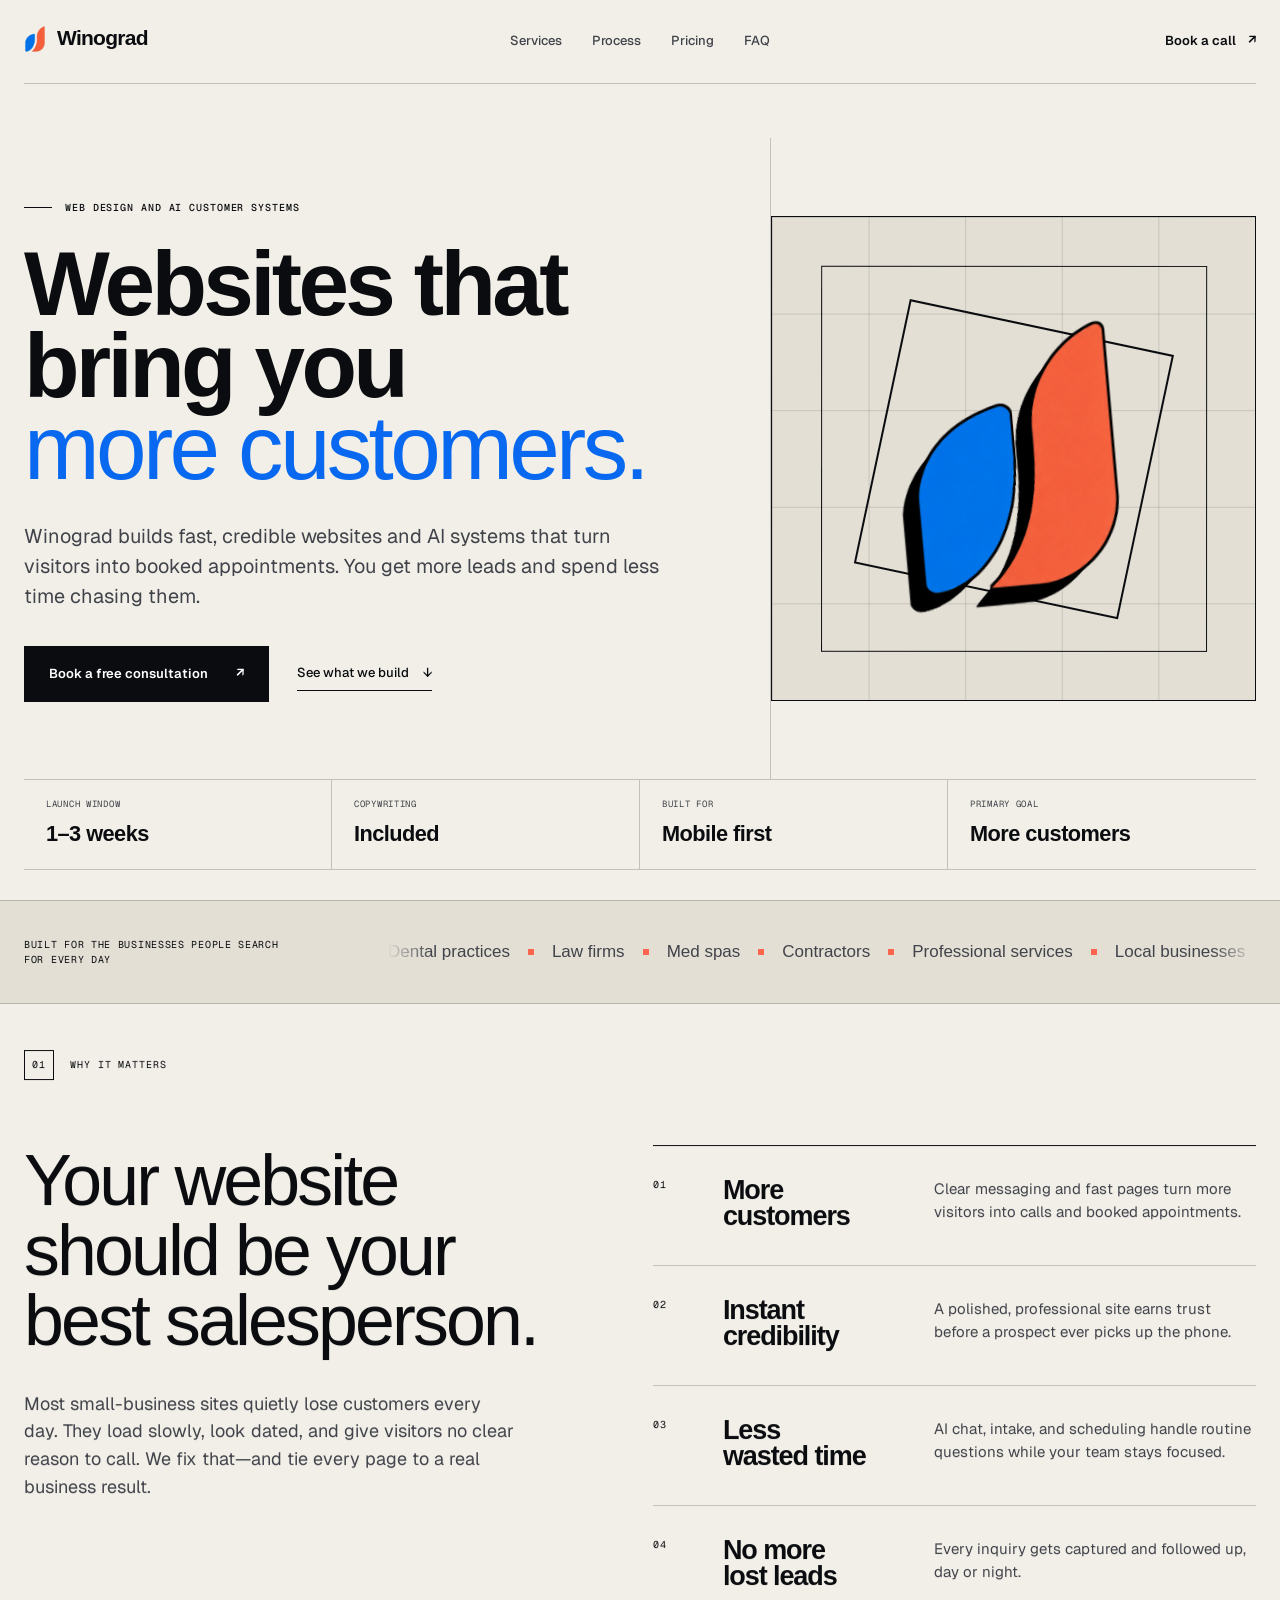
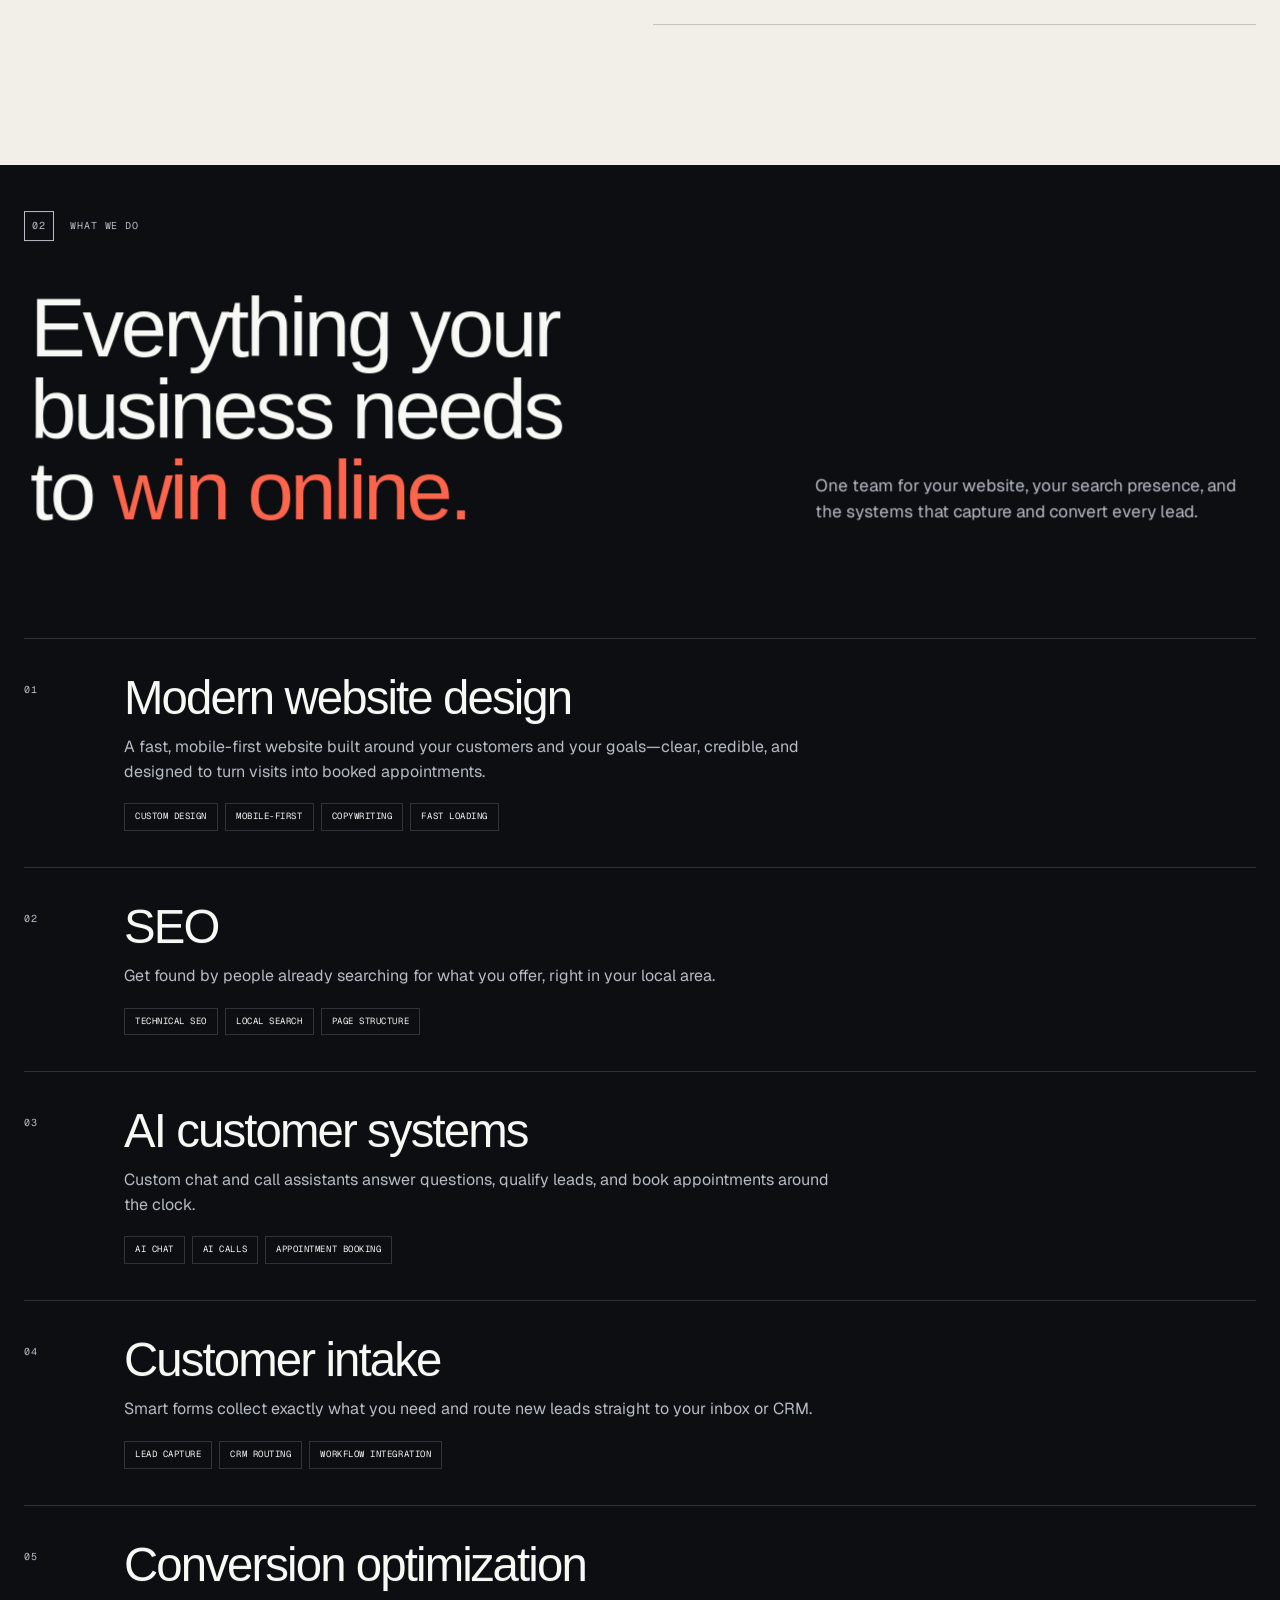
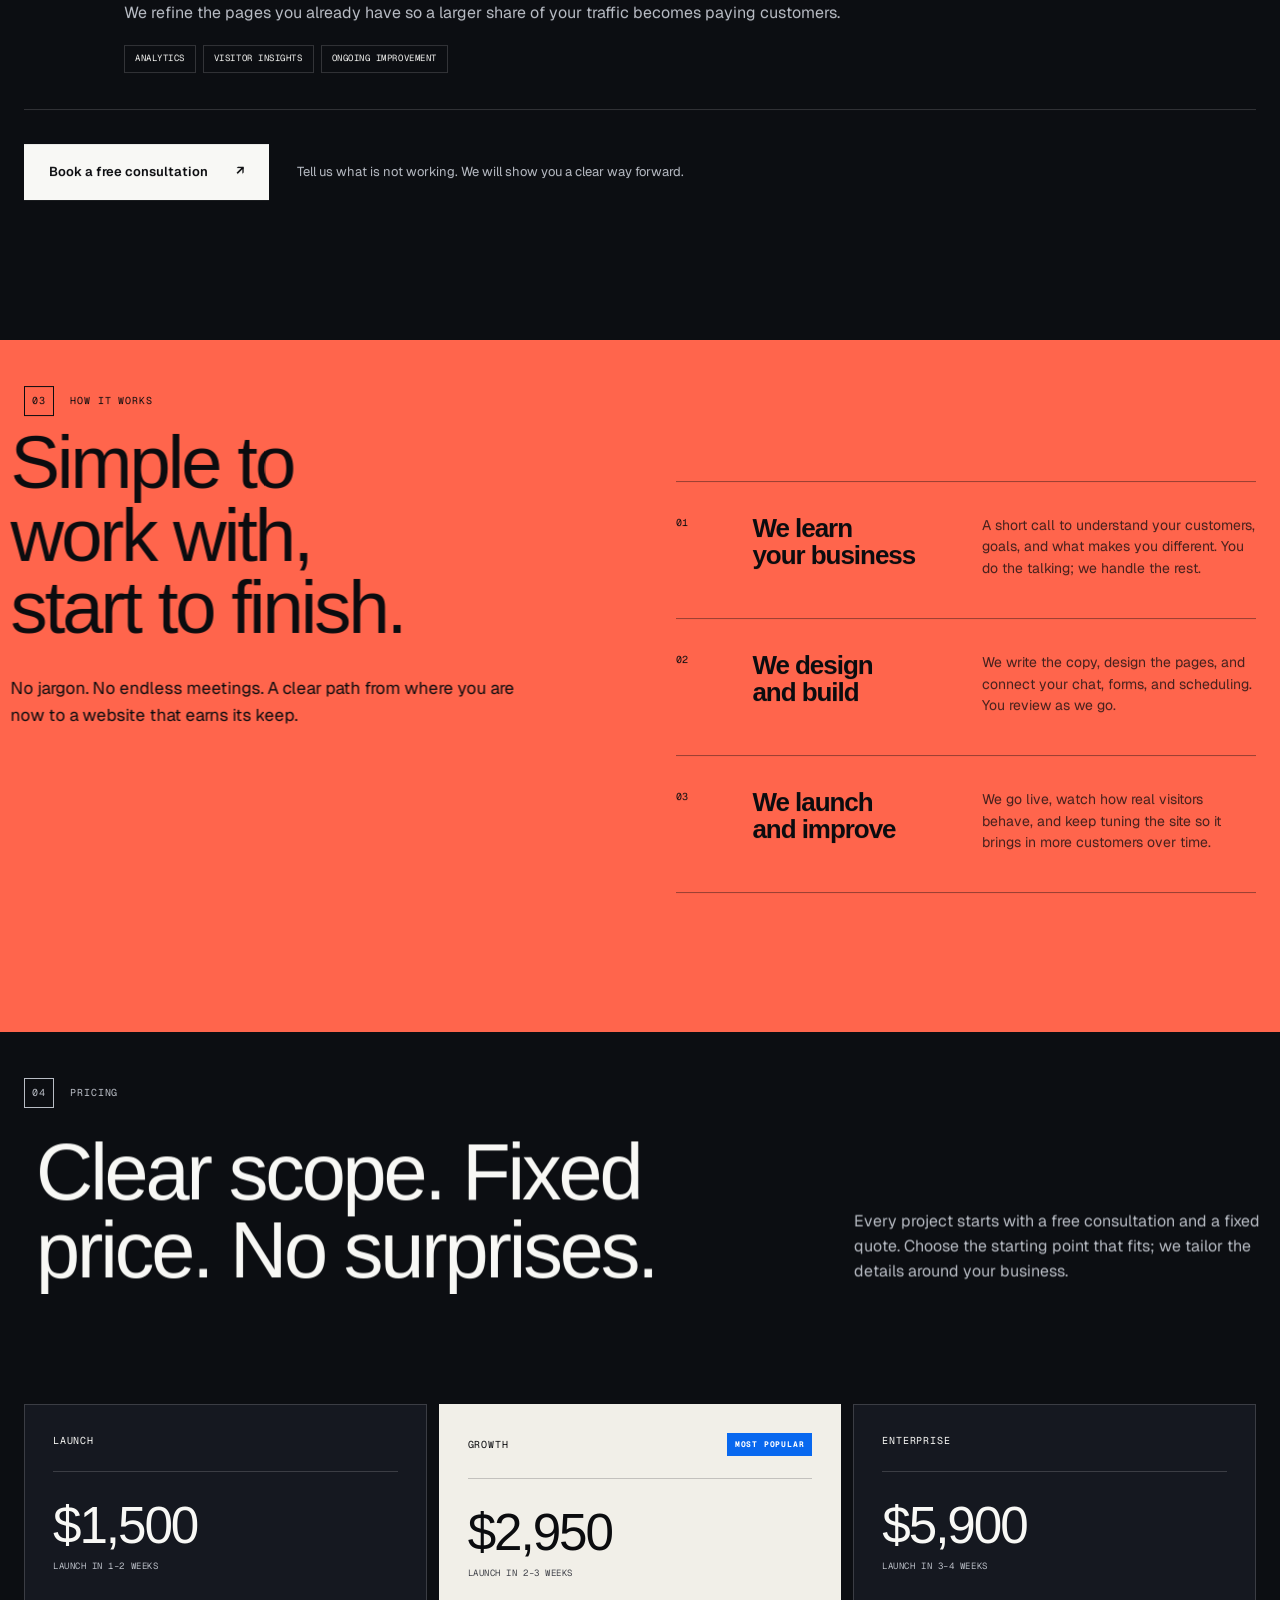
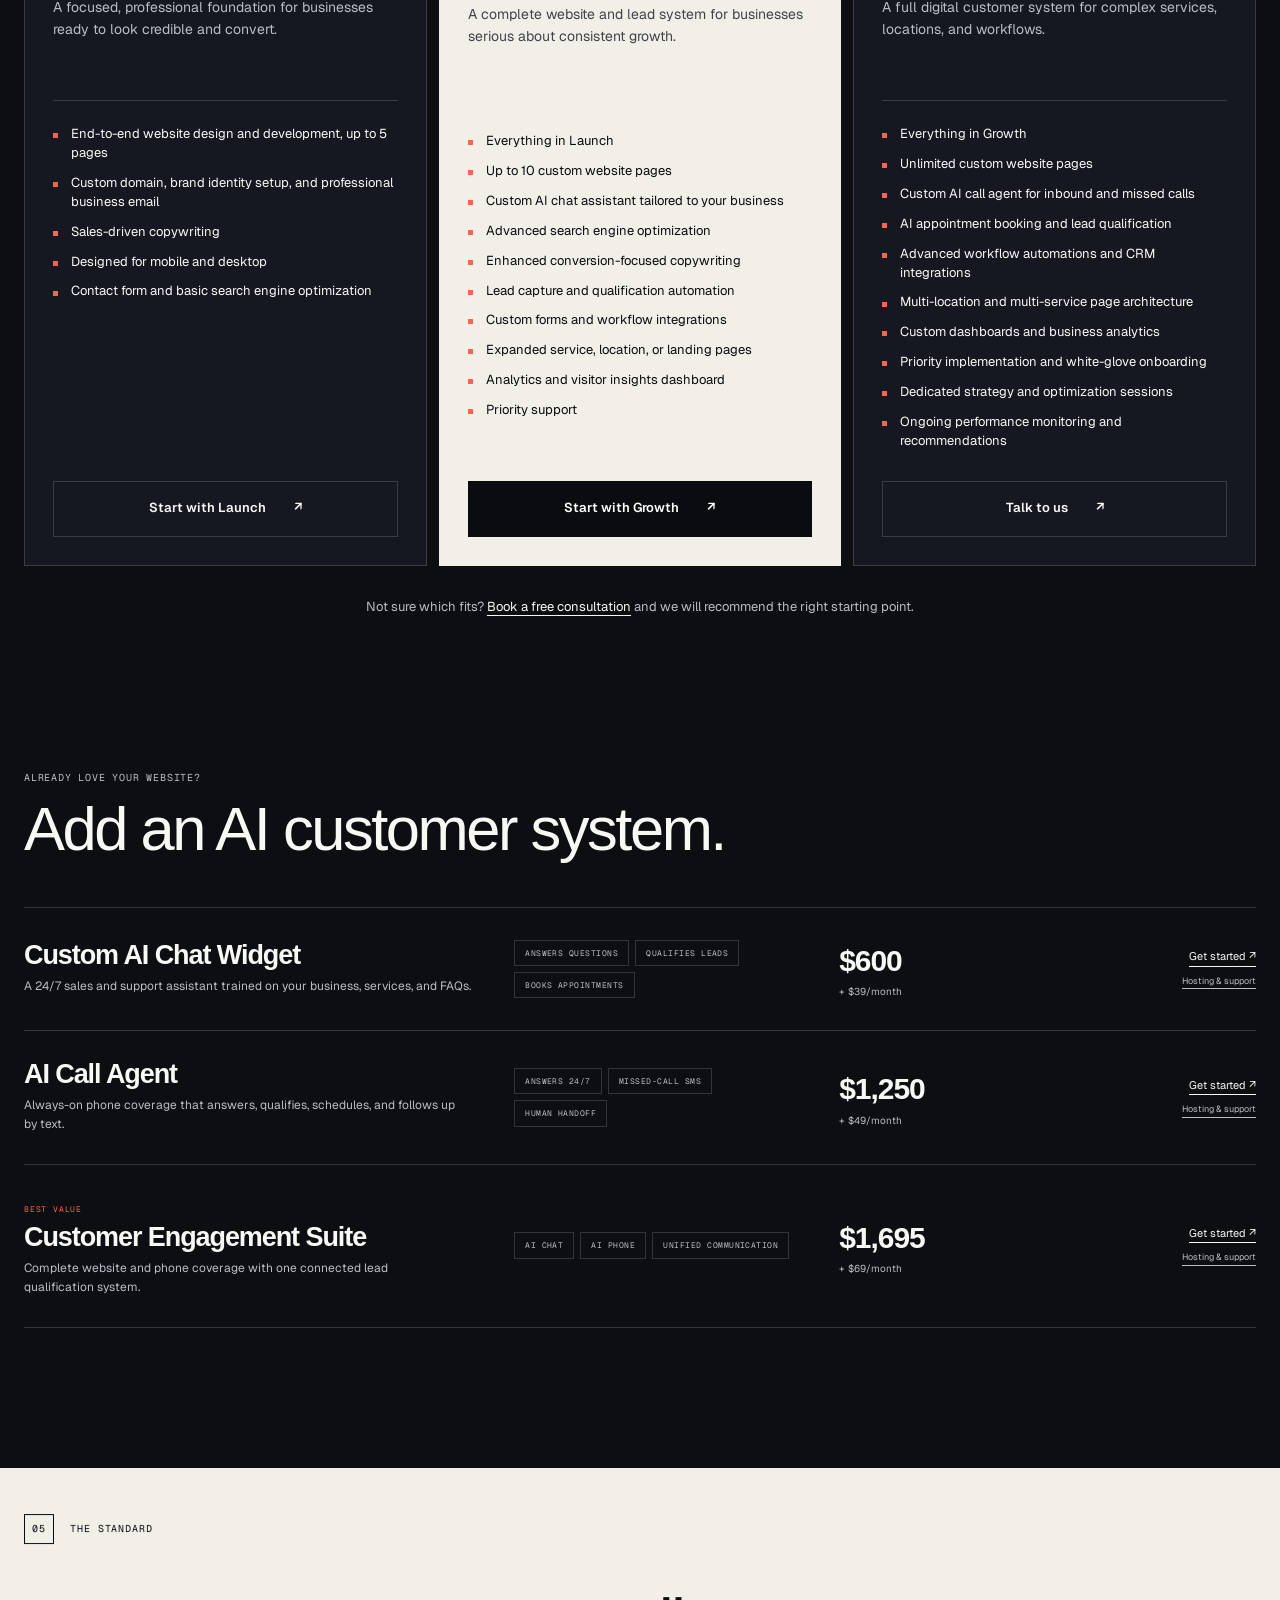
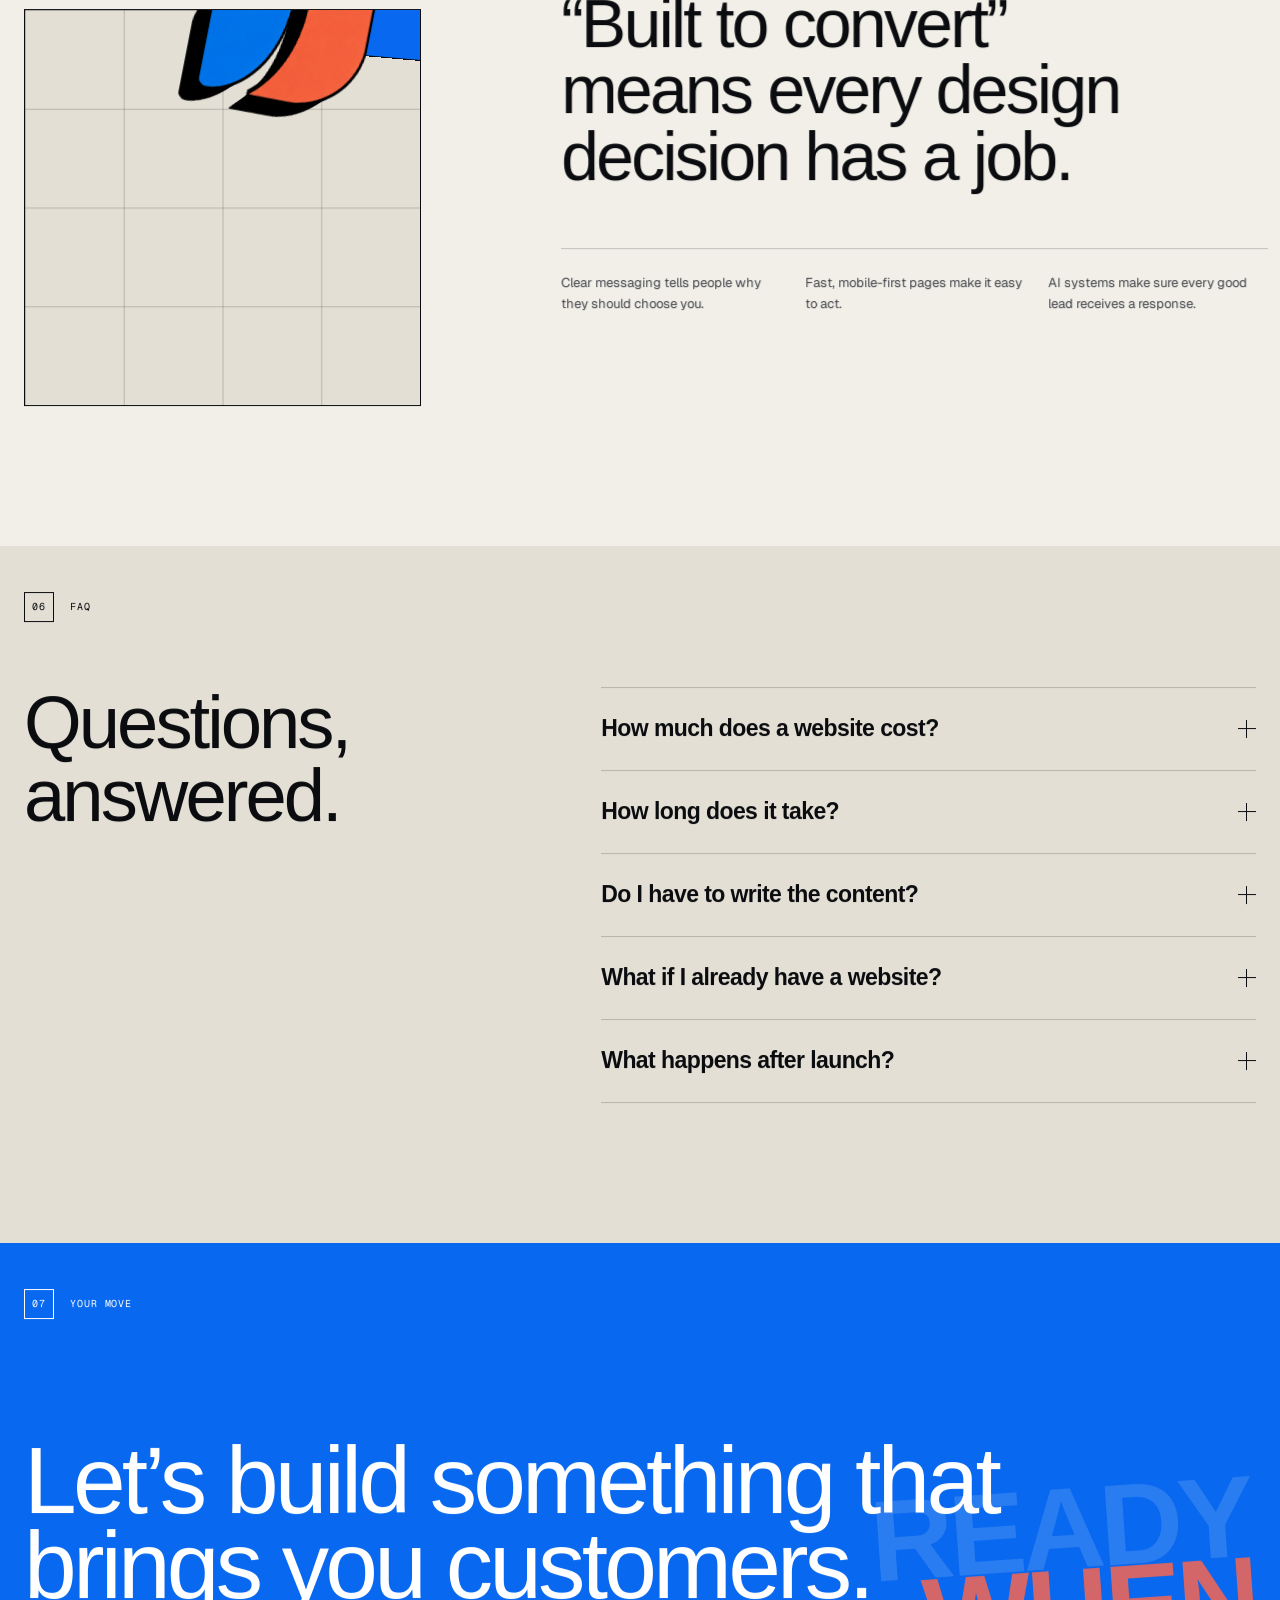
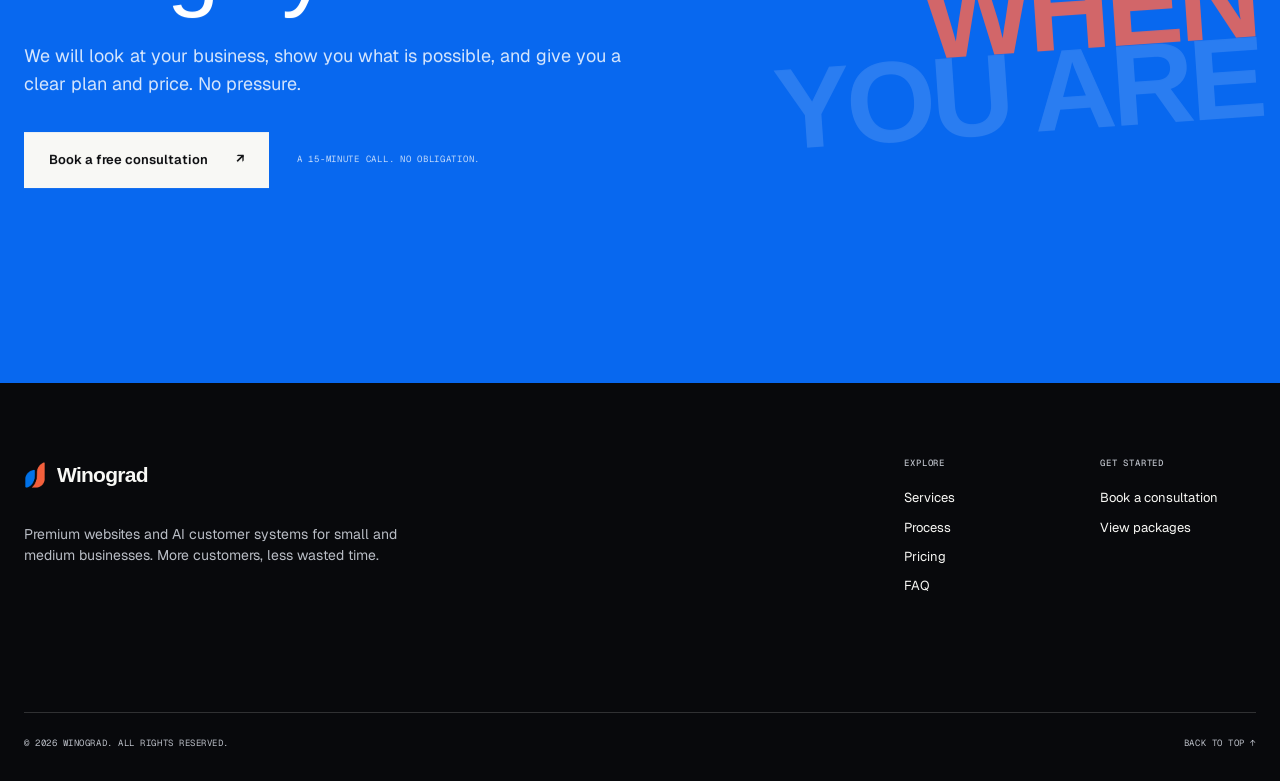
<file: index.html>
<!DOCTYPE html><html lang="en"><head><meta charSet="utf-8"/><meta name="viewport" content="width=device-width, initial-scale=1"/><link rel="stylesheet" href="styles.css"><title>Winograd — Websites and AI Customer Systems</title><meta name="description" content="Premium websites and AI customer systems that help small and medium businesses win more customers and waste less time."/><meta property="og:title" content="Winograd — Websites and AI Customer Systems"/><meta property="og:description" content="Premium websites and AI customer systems that help small and medium businesses win more customers and waste less time."/><meta property="og:type" content="website"/><meta name="twitter:card" content="summary"/><meta name="twitter:title" content="Winograd — Websites and AI Customer Systems"/><meta name="twitter:description" content="Premium websites and AI customer systems that help small and medium businesses win more customers and waste less time."/><link rel="shortcut icon" href="winograd-mark.png"/><link rel="icon" href="winograd-mark.png"/></head><body><a class="skip-link" href="#main">Skip to content</a><div class="progress-line" aria-hidden="true"></div><header class="site-header"><a class="brand-link" href="#top" aria-label="Winograd home"><span class="wordmark "><img src="winograd-mark.png" alt="" width="24" height="30"/><span>Winograd</span></span></a><nav class="desktop-nav" aria-label="Primary navigation"><a href="#services">Services</a><a href="#process">Process</a><a href="#pricing">Pricing</a><a href="#faq">FAQ</a></nav><a class="header-cta" href="https://calendly.com/brady-winograd/30min">Book a call <span aria-hidden="true">↗</span></a><button class="menu-button" type="button" aria-expanded="false" aria-controls="mobile-navigation" aria-label="Open navigation"><span></span><span></span></button><div class="mobile-nav " id="mobile-navigation"><a href="#services">Services</a><a href="#process">Process</a><a href="#pricing">Pricing</a><a href="#faq">FAQ</a><a href="https://calendly.com/brady-winograd/30min">Book a free consultation <span aria-hidden="true">↗</span></a></div></header><main id="main"><section class="hero" id="top" data-scene="true"><div class="scene-shell hero-shell"><div class="hero-copy"><p class="hero-category" data-reveal="true">Web design and AI customer systems</p><h1 data-reveal="true" style="--delay:70ms">Websites that bring you<!-- --> <span class="hero-emphasis">more customers.</span></h1><p class="hero-lead" data-reveal="true" style="--delay:140ms">Winograd builds fast, credible websites and AI systems that turn visitors into booked appointments. You get more leads and spend less time chasing them.</p><div class="hero-actions" data-reveal="true" style="--delay:210ms"><a class="button button-dark" href="https://calendly.com/brady-winograd/30min">Book a free consultation <span aria-hidden="true">↗</span></a><a class="text-link" href="#services">See what we build <span aria-hidden="true">↓</span></a></div></div><div class="hero-stage" aria-hidden="true"><div class="stage-grid"><span class="stage-outline stage-outline-a" data-parallax="-0.018" data-parallax-x="0.012" data-parallax-rotate="0.002"></span><span class="stage-outline stage-outline-b" data-parallax="0.025" data-parallax-x="-0.015" data-parallax-rotate="-0.002"></span><div class="logo-sculpture hero-logo-sculpture" data-parallax="-0.04" data-parallax-x="0.02" data-parallax-rotate="0.003" aria-hidden="true"><img class="logo-depth" src="winograd-mark.png" alt="" width="260" height="329" style="--depth:1"/><img class="logo-depth" src="winograd-mark.png" alt="" width="260" height="329" style="--depth:2"/><img class="logo-depth" src="winograd-mark.png" alt="" width="260" height="329" style="--depth:3"/><img class="logo-depth" src="winograd-mark.png" alt="" width="260" height="329" style="--depth:4"/><img class="logo-depth" src="winograd-mark.png" alt="" width="260" height="329" style="--depth:5"/><img class="logo-depth" src="winograd-mark.png" alt="" width="260" height="329" style="--depth:6"/><img class="logo-depth" src="winograd-mark.png" alt="" width="260" height="329" style="--depth:7"/><img class="logo-face" src="winograd-mark.png" alt="" width="260" height="329"/></div></div></div><div class="hero-proof"><div><span>Launch window</span><strong>1–3 weeks</strong></div><div><span>Copywriting</span><strong>Included</strong></div><div><span>Built for</span><strong>Mobile first</strong></div><div><span>Primary goal</span><strong>More customers</strong></div></div></div></section><section class="industry-strip" aria-label="Industries we serve"><p>Built for the businesses people search for every day</p><div class="industry-marquee"><div class="industry-track"><div class="industry-list"><span>Dental practices</span><span>Law firms</span><span>Med spas</span><span>Contractors</span><span>Professional services</span><span>Local businesses</span></div><div class="industry-list" aria-hidden="true"><span>Dental practices</span><span>Law firms</span><span>Med spas</span><span>Contractors</span><span>Professional services</span><span>Local businesses</span></div></div></div></section><section class="scene outcomes" data-scene="true"><div class="scene-shell section-pad"><div class="scene-label" aria-hidden="true"><span>01</span><span>Why it matters</span></div><div class="section-intro"><h2 data-reveal="true">Your website should be your best salesperson.</h2><p class="section-lead" data-reveal="true">Most small-business sites quietly lose customers every day. They load slowly, look dated, and give visitors no clear reason to call. We fix that—and tie every page to a real business result.</p></div><div class="outcome-list"><article class="outcome-row" data-reveal="true" style="--delay:0ms"><span class="outcome-number">01</span><h3>More customers</h3><p>Clear messaging and fast pages turn more visitors into calls and booked appointments.</p></article><article class="outcome-row" data-reveal="true" style="--delay:70ms"><span class="outcome-number">02</span><h3>Instant credibility</h3><p>A polished, professional site earns trust before a prospect ever picks up the phone.</p></article><article class="outcome-row" data-reveal="true" style="--delay:140ms"><span class="outcome-number">03</span><h3>Less wasted time</h3><p>AI chat, intake, and scheduling handle routine questions while your team stays focused.</p></article><article class="outcome-row" data-reveal="true" style="--delay:210ms"><span class="outcome-number">04</span><h3>No more lost leads</h3><p>Every inquiry gets captured and followed up, day or night.</p></article></div></div></section><section class="scene services" id="services" data-scene="true"><div class="scene-shell section-pad"><div class="scene-label" aria-hidden="true"><span>02</span><span>What we do</span></div><div class="services-heading parallax-copy" data-parallax="-0.012" data-parallax-x="0.004"><h2 data-reveal="true">Everything your business needs to <span>win online.</span></h2><p data-reveal="true">One team for your website, your search presence, and the systems that capture and convert every lead.</p></div><div class="service-list"><article class="service-row" data-reveal="true" style="--delay:0ms"><span class="service-number">01</span><div><h3>Modern website design</h3><p>A fast, mobile-first website built around your customers and your goals—clear, credible, and designed to turn visits into booked appointments.</p><div class="service-tags" aria-label="Included"><span>Custom design</span><span>Mobile-first</span><span>Copywriting</span><span>Fast loading</span></div></div></article><article class="service-row" data-reveal="true" style="--delay:55ms"><span class="service-number">02</span><div><h3>SEO</h3><p>Get found by people already searching for what you offer, right in your local area.</p><div class="service-tags" aria-label="Included"><span>Technical SEO</span><span>Local search</span><span>Page structure</span></div></div></article><article class="service-row" data-reveal="true" style="--delay:110ms"><span class="service-number">03</span><div><h3>AI customer systems</h3><p>Custom chat and call assistants answer questions, qualify leads, and book appointments around the clock.</p><div class="service-tags" aria-label="Included"><span>AI chat</span><span>AI calls</span><span>Appointment booking</span></div></div></article><article class="service-row" data-reveal="true" style="--delay:165ms"><span class="service-number">04</span><div><h3>Customer intake</h3><p>Smart forms collect exactly what you need and route new leads straight to your inbox or CRM.</p><div class="service-tags" aria-label="Included"><span>Lead capture</span><span>CRM routing</span><span>Workflow integration</span></div></div></article><article class="service-row" data-reveal="true" style="--delay:220ms"><span class="service-number">05</span><div><h3>Conversion optimization</h3><p>We refine the pages you already have so a larger share of your traffic becomes paying customers.</p><div class="service-tags" aria-label="Included"><span>Analytics</span><span>Visitor insights</span><span>Ongoing improvement</span></div></div></article></div><div class="services-cta" data-reveal="true"><a class="button button-light" href="https://calendly.com/brady-winograd/30min">Book a free consultation <span aria-hidden="true">↗</span></a><span>Tell us what is not working. We will show you a clear way forward.</span></div></div></section><section class="scene process" id="process" data-scene="true"><div class="scene-shell section-pad"><div class="scene-label" aria-hidden="true"><span>03</span><span>How it works</span></div><div class="process-title parallax-copy" data-parallax="-0.016" data-parallax-x="-0.004"><h2 data-reveal="true">Simple to work with, start to finish.</h2><p data-reveal="true">No jargon. No endless meetings. A clear path from where you are now to a website that earns its keep.</p></div><div class="process-steps"><article data-reveal="true" style="--delay:0ms"><span>01</span><h3>We learn your business</h3><p>A short call to understand your customers, goals, and what makes you different. You do the talking; we handle the rest.</p></article><article data-reveal="true" style="--delay:90ms"><span>02</span><h3>We design and build</h3><p>We write the copy, design the pages, and connect your chat, forms, and scheduling. You review as we go.</p></article><article data-reveal="true" style="--delay:180ms"><span>03</span><h3>We launch and improve</h3><p>We go live, watch how real visitors behave, and keep tuning the site so it brings in more customers over time.</p></article></div></div></section><section class="scene pricing" id="pricing" data-scene="true"><div class="scene-shell section-pad"><div class="scene-label" aria-hidden="true"><span>04</span><span>Pricing</span></div><div class="pricing-header parallax-copy" data-parallax="-0.01" data-parallax-x="0.003"><h2 data-reveal="true">Clear scope. Fixed price. No surprises.</h2><p data-reveal="true">Every project starts with a free consultation and a fixed quote. Choose the starting point that fits; we tailor the details around your business.</p></div><div class="package-grid"><article class="package-card " data-reveal="true" style="--delay:0ms"><div class="package-topline"><span>Launch</span></div><p class="package-price">$1,500</p><p class="package-timeline">Launch in 1–2 weeks</p><p class="package-description">A focused, professional foundation for businesses ready to look credible and convert.</p><ul><li>End-to-end website design and development, up to 5 pages</li><li>Custom domain, brand identity setup, and professional business email</li><li>Sales-driven copywriting</li><li>Designed for mobile and desktop</li><li>Contact form and basic search engine optimization</li></ul><a class="button button-outline-light" href="https://buy.stripe.com/3cI9ASeC53iY5q4266b3q01">Start with Launch<!-- --> <span aria-hidden="true">↗</span></a></article><article class="package-card is-featured" data-reveal="true" style="--delay:90ms"><div class="package-topline"><span>Growth</span><strong>Most popular</strong></div><p class="package-price">$2,950</p><p class="package-timeline">Launch in 2–3 weeks</p><p class="package-description">A complete website and lead system for businesses serious about consistent growth.</p><ul><li>Everything in Launch</li><li>Up to 10 custom website pages</li><li>Custom AI chat assistant tailored to your business</li><li>Advanced search engine optimization</li><li>Enhanced conversion-focused copywriting</li><li>Lead capture and qualification automation</li><li>Custom forms and workflow integrations</li><li>Expanded service, location, or landing pages</li><li>Analytics and visitor insights dashboard</li><li>Priority support</li></ul><a class="button button-dark" href="https://buy.stripe.com/cNicN465z5r619O7qqb3q02">Start with Growth<!-- --> <span aria-hidden="true">↗</span></a></article><article class="package-card " data-reveal="true" style="--delay:180ms"><div class="package-topline"><span>Enterprise</span></div><p class="package-price">$5,900</p><p class="package-timeline">Launch in 3–4 weeks</p><p class="package-description">A full digital customer system for complex services, locations, and workflows.</p><ul><li>Everything in Growth</li><li>Unlimited custom website pages</li><li>Custom AI call agent for inbound and missed calls</li><li>AI appointment booking and lead qualification</li><li>Advanced workflow automations and CRM integrations</li><li>Multi-location and multi-service page architecture</li><li>Custom dashboards and business analytics</li><li>Priority implementation and white-glove onboarding</li><li>Dedicated strategy and optimization sessions</li><li>Ongoing performance monitoring and recommendations</li></ul><a class="button button-outline-light" href="https://buy.stripe.com/aFa28q51vbPug4IdOOb3q03">Talk to us<!-- --> <span aria-hidden="true">↗</span></a></article></div><p class="pricing-note">Not sure which fits?<!-- --> <a href="https://calendly.com/brady-winograd/30min">Book a free consultation</a> and we will recommend the right starting point.</p><div class="addons"><div class="addons-heading"><span>Already love your website?</span><h3>Add an AI customer system.</h3></div><div class="addon-list"><article class="addon-row " data-reveal="true" style="--delay:0ms"><div class="addon-title"><h4>Custom AI Chat Widget</h4><p>A 24/7 sales and support assistant trained on your business, services, and FAQs.</p></div><div class="addon-benefits"><span>Answers questions</span><span>Qualifies leads</span><span>Books appointments</span></div><div class="addon-price"><strong>$600</strong><span>+ <!-- -->$39/month</span></div><div class="addon-actions"><a href="https://buy.stripe.com/14A5kC51vcTycSweSSb3q04">Get started <span aria-hidden="true">↗</span></a><a href="https://buy.stripe.com/3cIdR865z9Hm19OcKKb3q05">Hosting &amp; support</a></div></article><article class="addon-row " data-reveal="true" style="--delay:70ms"><div class="addon-title"><h4>AI Call Agent</h4><p>Always-on phone coverage that answers, qualifies, schedules, and follows up by text.</p></div><div class="addon-benefits"><span>Answers 24/7</span><span>Missed-call SMS</span><span>Human handoff</span></div><div class="addon-price"><strong>$1,250</strong><span>+ <!-- -->$49/month</span></div><div class="addon-actions"><a href="https://buy.stripe.com/8x2eVc0LfdXCcSwaCCb3q06">Get started <span aria-hidden="true">↗</span></a><a href="https://buy.stripe.com/dRm9ASgKdbPu9GkbGGb3q07">Hosting &amp; support</a></div></article><article class="addon-row is-featured" data-reveal="true" style="--delay:140ms"><div class="addon-title"><span>Best value</span><h4>Customer Engagement Suite</h4><p>Complete website and phone coverage with one connected lead qualification system.</p></div><div class="addon-benefits"><span>AI chat</span><span>AI phone</span><span>Unified communication</span></div><div class="addon-price"><strong>$1,695</strong><span>+ <!-- -->$69/month</span></div><div class="addon-actions"><a href="https://buy.stripe.com/28EdR82Tn5r6aKo6mmb3q08">Get started <span aria-hidden="true">↗</span></a><a href="https://buy.stripe.com/eVq00i8dH7ze7ycdOOb3q09">Hosting &amp; support</a></div></article></div></div></div></section><section class="scene principle" data-scene="true"><div class="scene-shell section-pad"><div class="scene-label" aria-hidden="true"><span>05</span><span>The standard</span></div><div class="principle-stage" aria-hidden="true"><div class="principle-mark"><span class="principle-square-one" data-parallax="-0.025" data-parallax-x="0.016" data-parallax-rotate="0.002"></span><span class="principle-square-two" data-parallax="0.03" data-parallax-x="-0.018" data-parallax-rotate="-0.003"></span><div class="logo-sculpture principle-logo-sculpture" data-parallax="-0.035" data-parallax-x="0.012" data-parallax-rotate="0.002" aria-hidden="true"><img class="logo-depth" src="winograd-mark.png" alt="" width="260" height="329" style="--depth:1"/><img class="logo-depth" src="winograd-mark.png" alt="" width="260" height="329" style="--depth:2"/><img class="logo-depth" src="winograd-mark.png" alt="" width="260" height="329" style="--depth:3"/><img class="logo-depth" src="winograd-mark.png" alt="" width="260" height="329" style="--depth:4"/><img class="logo-depth" src="winograd-mark.png" alt="" width="260" height="329" style="--depth:5"/><img class="logo-depth" src="winograd-mark.png" alt="" width="260" height="329" style="--depth:6"/><img class="logo-depth" src="winograd-mark.png" alt="" width="260" height="329" style="--depth:7"/><img class="logo-face" src="winograd-mark.png" alt="" width="260" height="329"/></div></div></div><div class="principle-copy parallax-copy" data-parallax="-0.009" data-parallax-x="0.002"><blockquote data-reveal="true">“Built to convert” means every design decision has a job.</blockquote><div class="principle-points"><p data-reveal="true">Clear messaging tells people why they should choose you.</p><p data-reveal="true">Fast, mobile-first pages make it easy to act.</p><p data-reveal="true">AI systems make sure every good lead receives a response.</p></div></div></div></section><section class="scene faq-section" id="faq" data-scene="true"><div class="scene-shell section-pad"><div class="scene-label" aria-hidden="true"><span>06</span><span>FAQ</span></div><div class="faq-heading"><h2 data-reveal="true">Questions, answered.</h2></div><div class="faq-list"><details data-reveal="true" style="--delay:0ms"><summary><span>How much does a website cost?</span><span class="faq-plus" aria-hidden="true"></span></summary><p>Launch starts at $1,500, Growth at $2,950, and Enterprise at $5,900. Every project begins with a free consultation and a fixed quote, so you know the full price before work begins.</p></details><details data-reveal="true" style="--delay:45ms"><summary><span>How long does it take?</span><span class="faq-plus" aria-hidden="true"></span></summary><p>A Launch site is typically ready in one to two weeks. Growth projects usually launch in two to three weeks, and Enterprise projects in three to four. You receive a clear timeline up front.</p></details><details data-reveal="true" style="--delay:90ms"><summary><span>Do I have to write the content?</span><span class="faq-plus" aria-hidden="true"></span></summary><p>No. We write the copy based on our conversation and what works in your industry. You review and approve everything before it goes live.</p></details><details data-reveal="true" style="--delay:135ms"><summary><span>What if I already have a website?</span><span class="faq-plus" aria-hidden="true"></span></summary><p>We review what you have, keep what is working, and rebuild what is not. Many clients come to Winograd for a focused refresh that finally turns traffic into customers.</p></details><details data-reveal="true" style="--delay:180ms"><summary><span>What happens after launch?</span><span class="faq-plus" aria-hidden="true"></span></summary><p>We make sure everything runs smoothly after launch. You can also add ongoing optimization and support so the site keeps improving as your business grows.</p></details></div></div></section><section class="scene final-cta" data-scene="true"><div class="scene-shell section-pad"><div class="scene-label" aria-hidden="true"><span>07</span><span>Your move</span></div><div class="final-kinetic" aria-hidden="true"><span>READY</span><span>WHEN</span><span>YOU ARE</span></div><h2 data-reveal="true">Let’s build something that brings you customers.</h2><p data-reveal="true">We will look at your business, show you what is possible, and give you a clear plan and price. No pressure.</p><div class="final-actions" data-reveal="true"><a class="button button-light" href="https://calendly.com/brady-winograd/30min">Book a free consultation <span aria-hidden="true">↗</span></a><span>A 15-minute call. No obligation.</span></div></div></section></main><footer><div class="footer-brand"><a href="#top" aria-label="Winograd home"><span class="wordmark wordmark-inverse"><img src="winograd-mark.png" alt="" width="24" height="30"/><span>Winograd</span></span></a><p>Premium websites and AI customer systems for small and medium businesses. More customers, less wasted time.</p></div><div class="footer-links"><div><h3>Explore</h3><a href="#services">Services</a><a href="#process">Process</a><a href="#pricing">Pricing</a><a href="#faq">FAQ</a></div><div><h3>Get started</h3><a href="https://calendly.com/brady-winograd/30min">Book a consultation</a><a href="#pricing">View packages</a></div></div><div class="footer-bottom"><span>© 2026 Winograd. All rights reserved.</span><a href="#top">Back to top ↑</a></div></footer><!--$--><!--/$--><script src="script.js"></script></body></html>
</file>
<file: styles.css>
@import url("https://api.fontshare.com/v2/css?f[]=cabinet-grotesk@400,500,600,700,800&display=swap");
@import url("https://fonts.googleapis.com/css2?family=Geist:wght@400;500;600&family=Geist+Mono:wght@400;500&display=swap");

:root {
  --paper: #f1efe8;
  --paper-deep: #e3dfd5;
  --ink: #0b0c0f;
  --ink-soft: #41434a;
  --line: rgba(11, 12, 15, 0.2);
  --night: #0c0e12;
  --night-raised: #151820;
  --night-line: rgba(255, 255, 255, 0.16);
  --white: #f8f8f5;
  --white-soft: #b9bdc5;
  --blue: #0868ef;
  --blue-dark: #0055c8;
  --coral: #ff654c;
  --display: "Cabinet Grotesk", "Arial Narrow", Arial, sans-serif;
  --sans: "Geist", -apple-system, BlinkMacSystemFont, "Segoe UI", sans-serif;
  --mono: "Geist Mono", ui-monospace, SFMono-Regular, Menlo, monospace;
  --page: min(100% - 48px, 1320px);
  --ease: cubic-bezier(0.16, 1, 0.3, 1);
  --scroll-progress: 0;
  --scroll-drift: 0px;
}

*,
*::before,
*::after {
  box-sizing: border-box;
}

html {
  scroll-behavior: smooth;
  scroll-snap-type: y proximity;
  -webkit-text-size-adjust: 100%;
}

body {
  margin: 0;
  overflow-x: clip;
  color: var(--ink);
  background: var(--night);
  font-family: var(--sans);
  font-size: 16px;
  line-height: 1.55;
  -webkit-font-smoothing: antialiased;
}

body::after {
  content: "";
  position: fixed;
  inset: 0;
  z-index: 999;
  pointer-events: none;
  background: var(--ink);
  transform: translateY(0);
  transition: transform 720ms var(--ease);
  animation: curtain-exit 720ms var(--ease) 160ms forwards;
}

body.site-ready::after {
  transform: translateY(-100%);
}

@keyframes curtain-exit {
  to {
    transform: translateY(-100%);
  }
}

@media (prefers-reduced-motion: reduce) {
  body::after {
    animation: none;
    transform: translateY(-100%);
  }
}

::selection {
  color: white;
  background: var(--blue);
}

a {
  color: inherit;
  text-decoration: none;
}

button,
summary {
  font: inherit;
}

img {
  display: block;
  max-width: 100%;
}

h1,
h2,
h3,
h4,
p,
blockquote {
  margin: 0;
}

h1,
h2,
h3,
h4 {
  font-family: var(--display);
  line-height: 0.98;
  letter-spacing: -0.04em;
  text-wrap: balance;
}

p {
  text-wrap: pretty;
}

.skip-link {
  position: fixed;
  top: 10px;
  left: 10px;
  z-index: 1001;
  padding: 10px 14px;
  color: black;
  background: white;
  transform: translateY(-150%);
}

.skip-link:focus {
  transform: translateY(0);
}

:focus-visible {
  outline: 2px solid var(--coral);
  outline-offset: 4px;
}

.progress-line {
  position: fixed;
  inset: 0 auto auto 0;
  z-index: 160;
  width: calc(var(--scroll-progress) * 100%);
  height: 3px;
  pointer-events: none;
  background: var(--coral);
}

.site-header {
  position: absolute;
  top: 0;
  left: 50%;
  z-index: 120;
  display: grid;
  grid-template-columns: 1fr auto 1fr;
  align-items: center;
  width: var(--page);
  height: 84px;
  border-bottom: 1px solid var(--line);
  transform: translateX(-50%);
}

.brand-link {
  justify-self: start;
}

.wordmark {
  display: inline-flex;
  gap: 11px;
  align-items: center;
  font-family: var(--display);
  font-size: 21px;
  font-weight: 700;
  letter-spacing: -0.035em;
}

.wordmark img {
  width: 22px;
  height: 28px;
  object-fit: contain;
}

.wordmark-inverse {
  color: var(--white);
}

.desktop-nav {
  display: flex;
  gap: 30px;
  align-items: center;
}

.desktop-nav a {
  position: relative;
  color: var(--ink-soft);
  font-size: 13px;
  font-weight: 500;
}

.desktop-nav a::after {
  content: "";
  position: absolute;
  right: 0;
  bottom: -6px;
  left: 0;
  height: 1px;
  background: var(--ink);
  transform: scaleX(0);
  transform-origin: right;
  transition: transform 300ms var(--ease);
}

.desktop-nav a:hover::after {
  transform: scaleX(1);
  transform-origin: left;
}

.header-cta {
  display: inline-flex;
  gap: 12px;
  align-items: center;
  justify-self: end;
  font-size: 13px;
  font-weight: 600;
}

.header-cta span {
  transition: transform 260ms var(--ease);
}

.header-cta:hover span {
  transform: translate(4px, -4px);
}

.menu-button,
.mobile-nav {
  display: none;
}

main {
  background: var(--paper);
}

[data-scene] {
  position: relative;
  scroll-margin-top: 0;
  scroll-snap-align: start;
}

.scene {
  isolation: isolate;
  perspective: 1400px;
}

.scene + .scene {
  margin-top: -1px;
}

.scene-shell {
  position: relative;
  z-index: 1;
  transform-origin: 50% 0;
  will-change: transform;
}

.scene:not(.pricing) > .scene-shell {
  transform: translate3d(0, calc(var(--scroll-drift) * 0.32), 0);
}

.section-pad {
  padding: clamp(112px, 11vw, 176px)
    max(24px, calc((100% - 1320px) / 2));
}

.scene-label {
  position: absolute;
  top: 46px;
  left: max(24px, calc((100% - 1320px) / 2));
  display: flex;
  gap: 16px;
  align-items: center;
  font-family: var(--mono);
  font-size: 10px;
  line-height: 1;
  letter-spacing: 0.09em;
  text-transform: uppercase;
}

.scene-label span:first-child {
  display: grid;
  width: 30px;
  height: 30px;
  place-items: center;
  border: 1px solid currentColor;
}

.hero {
  min-height: 100svh;
  color: var(--ink);
  background: var(--paper);
}

.hero-shell {
  display: grid;
  grid-template-columns: minmax(0, 1.15fr) minmax(360px, 0.85fr);
  grid-template-rows: minmax(0, 1fr) auto;
  column-gap: clamp(48px, 7vw, 120px);
  width: var(--page);
  min-height: 100svh;
  margin: 0 auto;
  padding: 138px 0 30px;
}

.hero-copy {
  position: relative;
  z-index: 2;
  align-self: center;
  padding: 44px 0 60px;
}

.hero-category {
  display: flex;
  gap: 13px;
  align-items: center;
  margin-bottom: 28px;
  font-family: var(--mono);
  font-size: 10px;
  font-weight: 500;
  letter-spacing: 0.09em;
  text-transform: uppercase;
}

.hero-category::before {
  content: "";
  width: 28px;
  height: 1px;
  background: currentColor;
}

.hero h1 {
  max-width: 850px;
  font-size: clamp(60px, 7.1vw, 96px);
  font-weight: 600;
  line-height: 0.9;
  letter-spacing: -0.04em;
}

.hero-emphasis {
  display: block;
  color: var(--blue);
  font-weight: 500;
}

.hero-lead {
  max-width: 640px;
  margin-top: 34px;
  color: var(--ink-soft);
  font-size: clamp(17px, 1.55vw, 21px);
  line-height: 1.5;
}

.hero-actions,
.services-cta,
.final-actions {
  display: flex;
  gap: 28px;
  align-items: center;
  margin-top: 34px;
}

.button {
  position: relative;
  display: inline-flex;
  gap: 28px;
  align-items: center;
  justify-content: center;
  min-height: 56px;
  padding: 0 24px;
  overflow: hidden;
  border: 1px solid transparent;
  font-size: 13px;
  font-weight: 600;
  transition:
    color 280ms var(--ease),
    background 280ms var(--ease),
    border-color 280ms var(--ease),
    transform 280ms var(--ease);
}

.button::before {
  content: "";
  position: absolute;
  inset: 0;
  z-index: -1;
  background: var(--coral);
  transform: translateY(102%);
  transition: transform 380ms var(--ease);
}

.button {
  isolation: isolate;
}

.button span {
  transition: transform 260ms var(--ease);
}

.button:hover {
  transform: translateY(-2px);
}

.button:hover::before {
  transform: translateY(0);
}

.button:hover span {
  transform: translate(4px, -4px);
}

.button-dark {
  color: white;
  background: var(--ink);
}

.button-dark:hover {
  color: var(--ink);
}

.button-light {
  color: var(--ink);
  background: var(--white);
}

.button-outline-light {
  color: var(--white);
  border-color: var(--night-line);
}

.button-outline-light:hover {
  color: var(--ink);
  border-color: var(--coral);
}

.text-link {
  display: inline-flex;
  gap: 14px;
  align-items: center;
  padding: 7px 0;
  border-bottom: 1px solid var(--ink);
  font-size: 13px;
  font-weight: 500;
}

.text-link span {
  transition: transform 260ms var(--ease);
}

.text-link:hover span {
  transform: translateY(4px);
}

.hero-stage {
  position: relative;
  display: grid;
  min-height: 560px;
  place-items: center;
  border-left: 1px solid var(--line);
}

.stage-grid {
  position: relative;
  width: min(100%, 500px);
  aspect-ratio: 1;
  overflow: hidden;
  border: 1px solid var(--ink);
  background:
    linear-gradient(rgba(11, 12, 15, 0.13) 1px, transparent 1px),
    linear-gradient(90deg, rgba(11, 12, 15, 0.13) 1px, transparent 1px),
    var(--paper-deep);
  background-size: 20% 20%;
  transform-style: preserve-3d;
}

.stage-outline {
  --parallax-x: 0px;
  --parallax-y: 0px;
  --parallax-rotate: 0deg;
  position: absolute;
  display: block;
  border: 1px solid var(--ink);
  aspect-ratio: 1;
  transform: translate3d(var(--parallax-x), var(--parallax-y), 0)
    rotate(var(--parallax-rotate));
  will-change: transform;
}

.stage-outline-a {
  inset: 10%;
}

.stage-outline-b {
  inset: 22%;
  border-width: 2px;
  transform: translate3d(var(--parallax-x), var(--parallax-y), 0)
    rotate(calc(12deg + var(--parallax-rotate)));
}

.logo-sculpture {
  --parallax-x: 0px;
  --parallax-y: 0px;
  --parallax-rotate: 0deg;
  position: relative;
  transform: translate3d(var(--parallax-x), var(--parallax-y), 0)
    rotate(var(--parallax-rotate));
  transform-style: preserve-3d;
  will-change: transform;
}

.logo-sculpture img {
  position: absolute;
  inset: 0;
  width: 100%;
  height: 100%;
  object-fit: contain;
}

.logo-depth {
  filter: brightness(0);
  transform: translate(
    calc(var(--depth) * -2.5px),
    calc(var(--depth) * 2.5px)
  );
}

.logo-face {
  filter:
    drop-shadow(2px 0 0 #000)
    drop-shadow(-2px 0 0 #000)
    drop-shadow(0 2px 0 #000)
    drop-shadow(0 -2px 0 #000);
  transition: transform 650ms var(--ease);
}

.hero-logo-sculpture {
  position: absolute;
  z-index: 4;
  top: 50%;
  left: 50%;
  width: 47%;
  aspect-ratio: 0.79;
  transform: translate3d(
      calc(-50% + var(--parallax-x)),
      calc(-50% + var(--parallax-y)),
      40px
    )
    rotate(calc(-5deg + var(--parallax-rotate)));
}

.stage-grid:hover .hero-logo-sculpture .logo-face {
  transform: translate(5px, -5px) rotate(2deg);
}

.parallax-copy {
  --parallax-x: 0px;
  --parallax-y: 0px;
  transform: translate3d(var(--parallax-x), var(--parallax-y), 0);
  will-change: transform;
}

.hero-proof {
  grid-column: 1 / -1;
  display: grid;
  grid-template-columns: repeat(4, 1fr);
  border-top: 1px solid var(--line);
  border-bottom: 1px solid var(--line);
}

.hero-proof > div {
  display: grid;
  gap: 5px;
  min-width: 0;
  padding: 18px 22px;
  border-right: 1px solid var(--line);
}

.hero-proof > div:last-child {
  border-right: 0;
}

.hero-proof span {
  color: var(--ink-soft);
  font-family: var(--mono);
  font-size: 9px;
  letter-spacing: 0.08em;
  text-transform: uppercase;
}

.hero-proof strong {
  overflow-wrap: anywhere;
  font-family: var(--display);
  font-size: clamp(17px, 1.7vw, 23px);
  font-weight: 600;
  letter-spacing: -0.025em;
}

.industry-strip {
  display: grid;
  grid-template-columns: 0.8fr 2.2fr;
  gap: 48px;
  align-items: center;
  padding: 36px max(24px, calc((100% - 1320px) / 2));
  border-top: 1px solid var(--line);
  border-bottom: 1px solid var(--line);
  background: var(--paper-deep);
}

.industry-strip > p {
  max-width: 270px;
  font-family: var(--mono);
  font-size: 10px;
  line-height: 1.5;
  letter-spacing: 0.07em;
  text-transform: uppercase;
}

.industry-marquee {
  min-width: 0;
  overflow: hidden;
  -webkit-mask-image: linear-gradient(
    90deg,
    transparent,
    black 5%,
    black 95%,
    transparent
  );
  mask-image: linear-gradient(
    90deg,
    transparent,
    black 5%,
    black 95%,
    transparent
  );
}

.industry-track {
  display: flex;
  width: max-content;
  animation: industry-scroll 28s linear infinite;
  will-change: transform;
}

.industry-marquee:hover .industry-track {
  animation-play-state: paused;
}

.industry-list {
  display: flex;
  flex: none;
  gap: 42px;
  align-items: center;
  padding-right: 42px;
}

.industry-list span {
  position: relative;
  color: var(--ink-soft);
  font-family: var(--display);
  font-size: 17px;
  font-weight: 500;
  white-space: nowrap;
}

.industry-list span::after {
  content: "";
  position: absolute;
  top: 50%;
  right: -24px;
  width: 6px;
  height: 6px;
  background: var(--coral);
  transform: translateY(-50%);
}

.outcomes {
  color: var(--ink);
  background: var(--paper);
}

.outcomes .scene-shell {
  display: grid;
  grid-template-columns: minmax(0, 0.92fr) minmax(500px, 1.08fr);
  gap: clamp(70px, 9vw, 150px);
}

.section-intro {
  align-self: start;
}

.section-intro h2 {
  max-width: 680px;
  font-size: clamp(50px, 5.6vw, 82px);
  font-weight: 500;
}

.section-lead {
  max-width: 610px;
  margin-top: 34px;
  color: var(--ink-soft);
  font-size: 18px;
}

.outcome-list,
.service-list,
.process-steps,
.addon-list,
.faq-list {
  border-top: 1px solid currentColor;
}

.outcome-row {
  display: grid;
  grid-template-columns: 46px minmax(170px, 0.58fr) 1fr;
  gap: 24px;
  padding: 31px 0 35px;
  border-bottom: 1px solid var(--line);
}

.outcome-number,
.service-number {
  font-family: var(--mono);
  font-size: 10px;
  letter-spacing: 0.08em;
}

.outcome-row h3 {
  font-size: 27px;
  font-weight: 600;
}

.outcome-row p {
  color: var(--ink-soft);
  font-size: 15px;
}

.services {
  color: var(--white);
  background: var(--night);
}

.services .scene-label,
.pricing .scene-label {
  color: var(--white-soft);
}

.services-heading {
  display: grid;
  grid-template-columns: 1.2fr 0.8fr;
  gap: clamp(60px, 9vw, 160px);
  align-items: end;
  margin-bottom: 88px;
}

.services-heading h2 {
  max-width: 900px;
  font-size: clamp(54px, 6.5vw, 92px);
  font-weight: 500;
}

.services-heading h2 span {
  color: var(--coral);
}

.services-heading > p {
  max-width: 480px;
  padding-bottom: 7px;
  color: var(--white-soft);
  font-size: 17px;
}

.service-list {
  border-color: var(--night-line);
}

.service-row {
  position: relative;
  display: grid;
  grid-template-columns: 70px minmax(0, 1fr);
  gap: 30px;
  padding: 36px 0;
  overflow: hidden;
  border-bottom: 1px solid var(--night-line);
}

.service-row::before {
  content: "";
  position: absolute;
  inset: 0;
  background: var(--blue);
  transform: translateX(-101%);
  transition: transform 520ms var(--ease);
}

.service-row:hover::before {
  transform: translateX(0);
}

.service-row > * {
  position: relative;
  z-index: 1;
}

.service-number {
  padding-top: 7px;
  color: var(--white-soft);
}

.service-row h3 {
  font-size: clamp(32px, 3.7vw, 54px);
  font-weight: 500;
}

.service-row p {
  max-width: 720px;
  margin-top: 13px;
  color: var(--white-soft);
}

.service-row:hover p,
.service-row:hover .service-number {
  color: rgba(255, 255, 255, 0.88);
}

.service-tags {
  display: flex;
  flex-wrap: wrap;
  gap: 7px;
  margin-top: 19px;
}

.service-tags span,
.addon-benefits span {
  padding: 6px 10px;
  border: 1px solid var(--night-line);
  font-family: var(--mono);
  font-size: 9px;
  letter-spacing: 0.06em;
  text-transform: uppercase;
}

.services-cta > span {
  max-width: 450px;
  color: var(--white-soft);
  font-size: 13px;
}

.process {
  color: var(--ink);
  background: var(--coral);
}

.process .scene-shell {
  display: grid;
  grid-template-columns: 0.95fr 1.05fr;
  gap: clamp(70px, 10vw, 170px);
}

.process-title h2 {
  max-width: 660px;
  font-size: clamp(54px, 5.8vw, 86px);
  font-weight: 500;
}

.process-title > p {
  max-width: 530px;
  margin-top: 30px;
  font-size: 17px;
}

.process-steps {
  border-color: rgba(11, 12, 15, 0.42);
}

.process-steps article {
  display: grid;
  grid-template-columns: 52px minmax(150px, 0.75fr) 1fr;
  gap: 24px;
  padding: 33px 0 38px;
  border-bottom: 1px solid rgba(11, 12, 15, 0.42);
}

.process-steps article > span {
  font-family: var(--mono);
  font-size: 10px;
}

.process-steps h3 {
  font-size: 26px;
  font-weight: 600;
  line-height: 1.05;
}

.process-steps p {
  color: rgba(11, 12, 15, 0.76);
  font-size: 14px;
}

.pricing {
  color: var(--white);
  background: var(--night);
}

.pricing-header {
  display: grid;
  grid-template-columns: 1.25fr 0.75fr;
  gap: clamp(70px, 10vw, 180px);
  align-items: end;
  margin-bottom: 76px;
}

.pricing-header h2 {
  max-width: 820px;
  font-size: clamp(54px, 6.2vw, 90px);
  font-weight: 500;
}

.pricing-header > p {
  max-width: 490px;
  padding-bottom: 5px;
  color: var(--white-soft);
  font-size: 16px;
}

.package-grid {
  display: grid;
  grid-template-columns: repeat(3, 1fr);
  gap: 12px;
  align-items: stretch;
}

.package-card {
  display: flex;
  flex-direction: column;
  min-width: 0;
  min-height: 760px;
  padding: 28px;
  border: 1px solid var(--night-line);
  background: var(--night-raised);
  transition:
    transform 460ms var(--ease),
    border-color 300ms var(--ease);
}

.package-card:hover {
  z-index: 2;
  border-color: rgba(255, 255, 255, 0.45);
  transform: translateY(-8px);
}

.package-card.is-featured {
  color: var(--ink);
  border-color: var(--paper);
  background: var(--paper);
}

.package-topline {
  display: flex;
  gap: 12px;
  align-items: center;
  justify-content: space-between;
  padding-bottom: 22px;
  border-bottom: 1px solid var(--night-line);
  font-family: var(--mono);
  font-size: 10px;
  letter-spacing: 0.08em;
  text-transform: uppercase;
}

.is-featured .package-topline,
.is-featured .package-card ul {
  border-color: var(--line);
}

.package-topline strong {
  padding: 5px 8px;
  color: white;
  background: var(--blue);
  font-size: 8px;
}

.package-price {
  margin-top: 30px;
  overflow-wrap: anywhere;
  font-family: var(--display);
  font-size: clamp(47px, 4vw, 66px);
  font-weight: 500;
  line-height: 0.95;
  letter-spacing: -0.04em;
}

.package-timeline {
  margin-top: 10px;
  color: var(--white-soft);
  font-family: var(--mono);
  font-size: 9px;
  letter-spacing: 0.06em;
  text-transform: uppercase;
}

.is-featured .package-timeline,
.is-featured .package-description {
  color: var(--ink-soft);
}

.package-description {
  min-height: 78px;
  margin-top: 23px;
  color: var(--white-soft);
  font-size: 14px;
}

.package-card ul {
  display: grid;
  gap: 11px;
  margin: 25px 0 30px;
  padding: 24px 0 0;
  border-top: 1px solid var(--night-line);
  list-style: none;
}

.package-card li {
  position: relative;
  padding-left: 18px;
  font-size: 13px;
  line-height: 1.45;
}

.package-card li::before {
  content: "";
  position: absolute;
  top: 0.62em;
  left: 0;
  width: 5px;
  height: 5px;
  background: var(--coral);
}

.package-card .button {
  width: 100%;
  margin-top: auto;
}

.pricing-note {
  margin-top: 31px;
  color: var(--white-soft);
  font-size: 13px;
  text-align: center;
}

.pricing-note a {
  color: var(--white);
  border-bottom: 1px solid currentColor;
}

.addons {
  margin-top: clamp(110px, 12vw, 170px);
}

.addons-heading {
  margin-bottom: 48px;
}

.addons-heading > span {
  display: block;
  margin-bottom: 13px;
  color: var(--white-soft);
  font-family: var(--mono);
  font-size: 10px;
  letter-spacing: 0.08em;
  text-transform: uppercase;
}

.addons-heading h3 {
  font-size: clamp(44px, 4.8vw, 72px);
  font-weight: 500;
}

.addon-list {
  border-color: var(--night-line);
}

.addon-row {
  display: grid;
  grid-template-columns: 1.25fr 0.8fr 0.5fr 0.55fr;
  gap: 32px;
  align-items: center;
  padding: 30px 0;
  border-bottom: 1px solid var(--night-line);
  transition:
    padding 320ms var(--ease),
    background 320ms var(--ease);
}

.addon-row:hover {
  padding-right: 16px;
  padding-left: 16px;
  background: rgba(255, 255, 255, 0.035);
}

.addon-title > span {
  display: inline-block;
  margin-bottom: 9px;
  color: var(--coral);
  font-family: var(--mono);
  font-size: 8px;
  letter-spacing: 0.1em;
  text-transform: uppercase;
}

.addon-title h4 {
  font-size: 27px;
  font-weight: 600;
}

.addon-title p {
  max-width: 480px;
  margin-top: 9px;
  color: var(--white-soft);
  font-size: 12px;
}

.addon-benefits {
  display: flex;
  flex-wrap: wrap;
  gap: 6px;
}

.addon-benefits span {
  color: var(--white-soft);
  font-size: 8px;
}

.addon-price {
  display: grid;
}

.addon-price strong {
  font-family: var(--display);
  font-size: 30px;
  letter-spacing: -0.035em;
}

.addon-price span {
  color: var(--white-soft);
  font-size: 10px;
}

.addon-actions {
  display: grid;
  gap: 8px;
  justify-items: end;
}

.addon-actions a {
  border-bottom: 1px solid currentColor;
  font-size: 11px;
}

.addon-actions a:last-child {
  color: var(--white-soft);
  font-size: 9px;
}

.principle {
  color: var(--ink);
  background: var(--paper);
}

.principle .scene-shell {
  display: grid;
  grid-template-columns: minmax(300px, 0.72fr) 1.28fr;
  gap: clamp(70px, 10vw, 160px);
  align-items: center;
  overflow: hidden;
}

.principle-stage {
  width: 100%;
}

.principle-mark {
  position: relative;
  aspect-ratio: 1;
  overflow: hidden;
  border: 1px solid var(--ink);
  background:
    linear-gradient(var(--line) 1px, transparent 1px),
    linear-gradient(90deg, var(--line) 1px, transparent 1px),
    var(--paper-deep);
  background-size: 25% 25%;
  transform-style: preserve-3d;
}

.principle-logo-sculpture {
  position: absolute;
  z-index: 4;
  top: 50%;
  left: 50%;
  width: 46%;
  aspect-ratio: 0.79;
  transform: translate3d(
      calc(-50% + var(--parallax-x)),
      calc(-50% + var(--parallax-y)),
      40px
    )
    rotate(calc(6deg + var(--parallax-rotate)));
}

.principle-logo-sculpture .logo-face {
  filter:
    drop-shadow(2.5px 0 0 #000)
    drop-shadow(-2.5px 0 0 #000)
    drop-shadow(0 2.5px 0 #000)
    drop-shadow(0 -2.5px 0 #000);
}

.principle-square-one,
.principle-square-two {
  --parallax-x: 0px;
  --parallax-y: 0px;
  --parallax-rotate: 0deg;
  position: absolute;
  display: block;
  border: 1px solid var(--ink);
  aspect-ratio: 1;
  transform: translate3d(var(--parallax-x), var(--parallax-y), 0)
    rotate(var(--parallax-rotate));
  will-change: transform;
}

.principle-square-one {
  top: 0;
  right: 0;
  width: 50%;
  background: var(--blue);
}

.principle-square-two {
  bottom: 0;
  left: 0;
  width: 25%;
  background: var(--coral);
}

.principle-copy blockquote {
  max-width: 860px;
  font-family: var(--display);
  font-size: clamp(45px, 5.3vw, 78px);
  font-weight: 500;
  line-height: 0.98;
  letter-spacing: -0.04em;
  text-wrap: balance;
}

.principle-points {
  display: grid;
  grid-template-columns: repeat(3, 1fr);
  gap: 24px;
  margin-top: 58px;
  padding-top: 24px;
  border-top: 1px solid var(--line);
}

.principle-points p {
  max-width: 240px;
  color: var(--ink-soft);
  font-size: 13px;
}

.faq-section {
  color: var(--ink);
  background: var(--paper-deep);
}

.faq-section .scene-shell {
  display: grid;
  grid-template-columns: 0.8fr 1.2fr;
  gap: clamp(80px, 11vw, 180px);
}

.faq-heading h2 {
  font-size: clamp(54px, 5.8vw, 86px);
  font-weight: 500;
}

.faq-list {
  border-color: var(--line);
}

.faq-list details {
  border-bottom: 1px solid var(--line);
}

.faq-list summary {
  display: flex;
  gap: 30px;
  align-items: center;
  justify-content: space-between;
  min-height: 82px;
  cursor: pointer;
  list-style: none;
  font-family: var(--display);
  font-size: 23px;
  font-weight: 600;
  letter-spacing: -0.025em;
}

.faq-list summary::-webkit-details-marker {
  display: none;
}

.faq-plus {
  position: relative;
  flex: 0 0 18px;
  width: 18px;
  height: 18px;
}

.faq-plus::before,
.faq-plus::after {
  content: "";
  position: absolute;
  background: var(--ink);
  transition: transform 340ms var(--ease);
}

.faq-plus::before {
  top: 8px;
  left: 0;
  width: 18px;
  height: 1px;
}

.faq-plus::after {
  top: 0;
  left: 8px;
  width: 1px;
  height: 18px;
}

details[open] .faq-plus::after {
  transform: rotate(90deg);
}

.faq-list details > p {
  max-width: 690px;
  padding: 0 60px 30px 0;
  color: var(--ink-soft);
  font-size: 15px;
}

.final-cta {
  min-height: 740px;
  overflow: hidden;
  color: white;
  background: var(--blue);
}

.final-cta .scene-shell {
  display: flex;
  flex-direction: column;
  justify-content: center;
  min-height: 740px;
}

.final-kinetic {
  position: absolute;
  top: 50%;
  right: max(24px, calc((100% - 1320px) / 2));
  display: grid;
  gap: 0;
  color: rgba(255, 255, 255, 0.14);
  font-family: var(--display);
  font-size: clamp(70px, 9vw, 150px);
  font-weight: 800;
  line-height: 0.7;
  letter-spacing: -0.04em;
  text-align: right;
  transform: translateY(-50%) rotate(-4deg);
}

.final-kinetic span:nth-child(2) {
  color: rgba(255, 101, 76, 0.82);
  transform: translateX(calc(var(--scroll-drift) * 2));
}

.final-cta h2 {
  position: relative;
  z-index: 1;
  max-width: 1020px;
  font-size: clamp(60px, 7.4vw, 104px);
  font-weight: 500;
  line-height: 0.9;
}

.final-cta .scene-shell > p {
  position: relative;
  z-index: 1;
  max-width: 620px;
  margin-top: 34px;
  color: rgba(255, 255, 255, 0.84);
  font-size: 18px;
}

.final-actions {
  position: relative;
  z-index: 1;
}

.final-actions > span {
  color: rgba(255, 255, 255, 0.76);
  font-family: var(--mono);
  font-size: 9px;
  letter-spacing: 0.08em;
  text-transform: uppercase;
}

footer {
  display: grid;
  grid-template-columns: 1.4fr 0.6fr;
  gap: 60px;
  padding: 76px max(24px, calc((100% - 1320px) / 2)) 30px;
  color: var(--white);
  background: #08090c;
}

.footer-brand > p {
  max-width: 420px;
  margin-top: 27px;
  color: var(--white-soft);
  font-size: 14px;
}

.footer-links {
  display: grid;
  grid-template-columns: repeat(2, 1fr);
  gap: 40px;
}

.footer-links div {
  display: grid;
  gap: 9px;
  align-content: start;
}

.footer-links h3 {
  margin-bottom: 12px;
  color: var(--white-soft);
  font-family: var(--mono);
  font-size: 9px;
  font-weight: 500;
  letter-spacing: 0.09em;
  text-transform: uppercase;
}

.footer-links a {
  width: fit-content;
  font-size: 13px;
  transition: color 200ms ease;
}

.footer-links a:hover {
  color: var(--coral);
}

.footer-bottom {
  grid-column: 1 / -1;
  display: flex;
  align-items: center;
  justify-content: space-between;
  margin-top: 56px;
  padding-top: 24px;
  border-top: 1px solid var(--night-line);
  color: var(--white-soft);
  font-family: var(--mono);
  font-size: 9px;
  letter-spacing: 0.06em;
  text-transform: uppercase;
}

[data-reveal] {
  opacity: 1;
  transform: none;
}

.js [data-reveal] {
  opacity: 0;
  transform: translateY(28px);
  transition:
    opacity 820ms var(--ease) var(--delay, 0ms),
    transform 820ms var(--ease) var(--delay, 0ms);
}

.js [data-reveal].is-visible {
  opacity: 1;
  transform: translateY(0);
}

@keyframes industry-scroll {
  from {
    transform: translateX(0);
  }
  to {
    transform: translateX(-50%);
  }
}

@media (max-width: 1120px) {
  .hero-shell {
    grid-template-columns: minmax(0, 1.08fr) minmax(330px, 0.92fr);
    column-gap: 48px;
  }

  .hero h1 {
    font-size: clamp(58px, 7.6vw, 86px);
  }

  .hero-stage {
    min-height: 500px;
  }

  .outcomes .scene-shell {
    grid-template-columns: 0.82fr 1.18fr;
    gap: 64px;
  }

  .outcome-row {
    grid-template-columns: 40px 1fr;
  }

  .outcome-row p {
    grid-column: 2;
  }

  .package-card {
    padding: 23px;
  }

  .package-price {
    font-size: clamp(42px, 4vw, 58px);
  }

  .addon-row {
    grid-template-columns: 1.2fr 0.8fr 0.55fr;
  }

  .addon-actions {
    grid-column: 1 / -1;
    display: flex;
    justify-content: flex-end;
  }
}

@media (max-width: 860px) {
  :root {
    --page: min(100% - 30px, 1320px);
  }

  html {
    scroll-snap-type: none;
  }

  .site-header {
    grid-template-columns: 1fr auto;
    height: 72px;
  }

  .desktop-nav,
  .header-cta {
    display: none;
  }

  .menu-button {
    display: grid;
    gap: 6px;
    width: 42px;
    height: 42px;
    padding: 12px;
    border: 1px solid var(--line);
    background: transparent;
    cursor: pointer;
  }

  .menu-button span {
    display: block;
    width: 100%;
    height: 1px;
    background: var(--ink);
    transition: transform 260ms var(--ease);
  }

  .menu-button[aria-expanded="true"] span:first-child {
    transform: translateY(3.5px) rotate(45deg);
  }

  .menu-button[aria-expanded="true"] span:last-child {
    transform: translateY(-3.5px) rotate(-45deg);
  }

  .mobile-nav {
    position: absolute;
    top: 72px;
    right: 0;
    left: 0;
    display: grid;
    padding: 20px 0 28px;
    border-bottom: 1px solid var(--line);
    background: var(--paper);
    opacity: 0;
    visibility: hidden;
    transform: translateY(-10px);
    transition:
      opacity 250ms var(--ease),
      transform 250ms var(--ease),
      visibility 250ms;
  }

  .mobile-nav.is-open {
    opacity: 1;
    visibility: visible;
    transform: translateY(0);
  }

  .mobile-nav a {
    padding: 10px 0;
    font-family: var(--display);
    font-size: 25px;
    font-weight: 600;
  }

  .mobile-nav a:last-child {
    margin-top: 12px;
    padding-top: 20px;
    border-top: 1px solid var(--line);
    font-family: var(--sans);
    font-size: 13px;
  }

  .hero-shell {
    grid-template-columns: 1fr;
    grid-template-rows: auto auto auto;
    min-height: auto;
    padding: 122px 0 30px;
  }

  .hero-copy {
    padding: 34px 0 58px;
  }

  .hero h1 {
    max-width: 760px;
    font-size: clamp(58px, 12vw, 88px);
  }

  .hero-stage {
    min-height: 0;
    padding: 0 0 52px 14%;
    border-left: 0;
  }

  .stage-grid {
    width: min(100%, 560px);
    margin-right: auto;
  }

  .hero-proof {
    grid-template-columns: repeat(2, 1fr);
  }

  .hero-proof > div:nth-child(2) {
    border-right: 0;
  }

  .hero-proof > div:nth-child(-n + 2) {
    border-bottom: 1px solid var(--line);
  }

  .industry-strip {
    grid-template-columns: 1fr;
    padding-right: 15px;
    padding-left: 15px;
  }

  .industry-strip > p {
    max-width: 100%;
  }

  .outcomes .scene-shell,
  .services-heading,
  .process .scene-shell,
  .pricing-header,
  .principle .scene-shell,
  .faq-section .scene-shell {
    grid-template-columns: 1fr;
  }

  .outcomes .scene-shell,
  .process .scene-shell,
  .principle .scene-shell,
  .faq-section .scene-shell {
    gap: 68px;
  }

  .package-grid {
    grid-template-columns: 1fr;
  }

  .package-card {
    min-height: auto;
  }

  .package-description {
    min-height: auto;
  }

  .principle-stage {
    max-width: 540px;
  }

  footer {
    grid-template-columns: 1fr;
  }
}

@media (max-width: 560px) {
  :root {
    --page: calc(100% - 24px);
  }

  body {
    font-size: 15px;
  }

  .section-pad {
    padding: 92px 14px;
  }

  .scene-label {
    top: 25px;
    left: 14px;
  }

  .hero-shell {
    padding-top: 108px;
  }

  .hero-copy {
    padding-bottom: 48px;
  }

  .hero-category {
    max-width: 280px;
    line-height: 1.35;
  }

  .hero h1 {
    font-size: clamp(50px, 15.4vw, 72px);
    line-height: 0.92;
  }

  .hero-lead {
    margin-top: 28px;
    font-size: 17px;
  }

  .hero-actions,
  .services-cta,
  .final-actions {
    flex-direction: column;
    align-items: stretch;
  }

  .button {
    width: 100%;
  }

  .text-link {
    width: fit-content;
  }

  .hero-stage {
    padding-left: 0;
  }

  .stage-grid {
    width: 100%;
  }

  .hero-proof {
    grid-template-columns: 1fr;
  }

  .hero-proof > div {
    padding: 15px 12px;
    border-right: 0;
    border-bottom: 1px solid var(--line);
  }

  .hero-proof > div:last-child {
    border-bottom: 0;
  }

  .industry-list {
    gap: 32px;
    padding-right: 32px;
  }

  .industry-list span {
    font-size: 15px;
  }

  .section-intro h2,
  .services-heading h2,
  .process-title h2,
  .pricing-header h2,
  .faq-heading h2 {
    font-size: clamp(44px, 13.5vw, 58px);
  }

  .section-lead {
    font-size: 16px;
  }

  .outcomes .scene-shell,
  .process .scene-shell,
  .principle .scene-shell,
  .faq-section .scene-shell {
    gap: 52px;
  }

  .outcome-row {
    grid-template-columns: 32px minmax(0, 1fr);
    gap: 14px;
  }

  .outcome-row h3 {
    font-size: 25px;
  }

  .service-row {
    grid-template-columns: 30px minmax(0, 1fr);
    gap: 12px;
    padding: 30px 0;
  }

  .service-row h3 {
    overflow-wrap: anywhere;
    font-size: 34px;
  }

  .service-tags {
    gap: 5px;
  }

  .service-tags span {
    padding: 5px 7px;
  }

  .process-steps article {
    grid-template-columns: 32px minmax(0, 1fr);
    gap: 14px;
  }

  .process-steps p {
    grid-column: 2;
  }

  .pricing-header {
    gap: 28px;
  }

  .package-card {
    padding: 22px 18px;
  }

  .package-price {
    font-size: 51px;
  }

  .package-topline {
    align-items: flex-start;
  }

  .addon-row {
    grid-template-columns: 1fr;
    gap: 20px;
  }

  .addon-actions {
    grid-column: auto;
    justify-content: flex-start;
  }

  .principle-copy blockquote {
    font-size: clamp(40px, 11.5vw, 52px);
  }

  .principle-points {
    grid-template-columns: 1fr;
    gap: 16px;
  }

  .principle-points p {
    max-width: 100%;
  }

  .faq-list summary {
    min-height: 74px;
    font-size: 20px;
  }

  .faq-list details > p {
    padding-right: 24px;
  }

  .final-cta,
  .final-cta .scene-shell {
    min-height: 720px;
  }

  .final-cta h2 {
    font-size: clamp(50px, 14.5vw, 68px);
  }

  .final-kinetic {
    top: 28%;
    right: -3%;
    font-size: clamp(64px, 23vw, 100px);
  }

  .footer-links {
    grid-template-columns: 1fr 1fr;
  }

  .footer-bottom {
    gap: 18px;
    align-items: flex-start;
    flex-direction: column;
  }
}

@media (prefers-reduced-motion: reduce) {
  html {
    scroll-behavior: auto;
    scroll-snap-type: none;
  }

  *,
  *::before,
  *::after {
    animation-duration: 0.01ms !important;
    animation-iteration-count: 1 !important;
    transition-duration: 0.01ms !important;
  }

  .scene-shell,
  .stage-grid,
  .principle-mark,
  .parallax-copy {
    transform: none !important;
  }

  .industry-track {
    animation: none;
  }

  .industry-list[aria-hidden="true"] {
    display: none;
  }

  .js [data-reveal] {
    opacity: 1;
    transform: none;
  }
}
</file>
